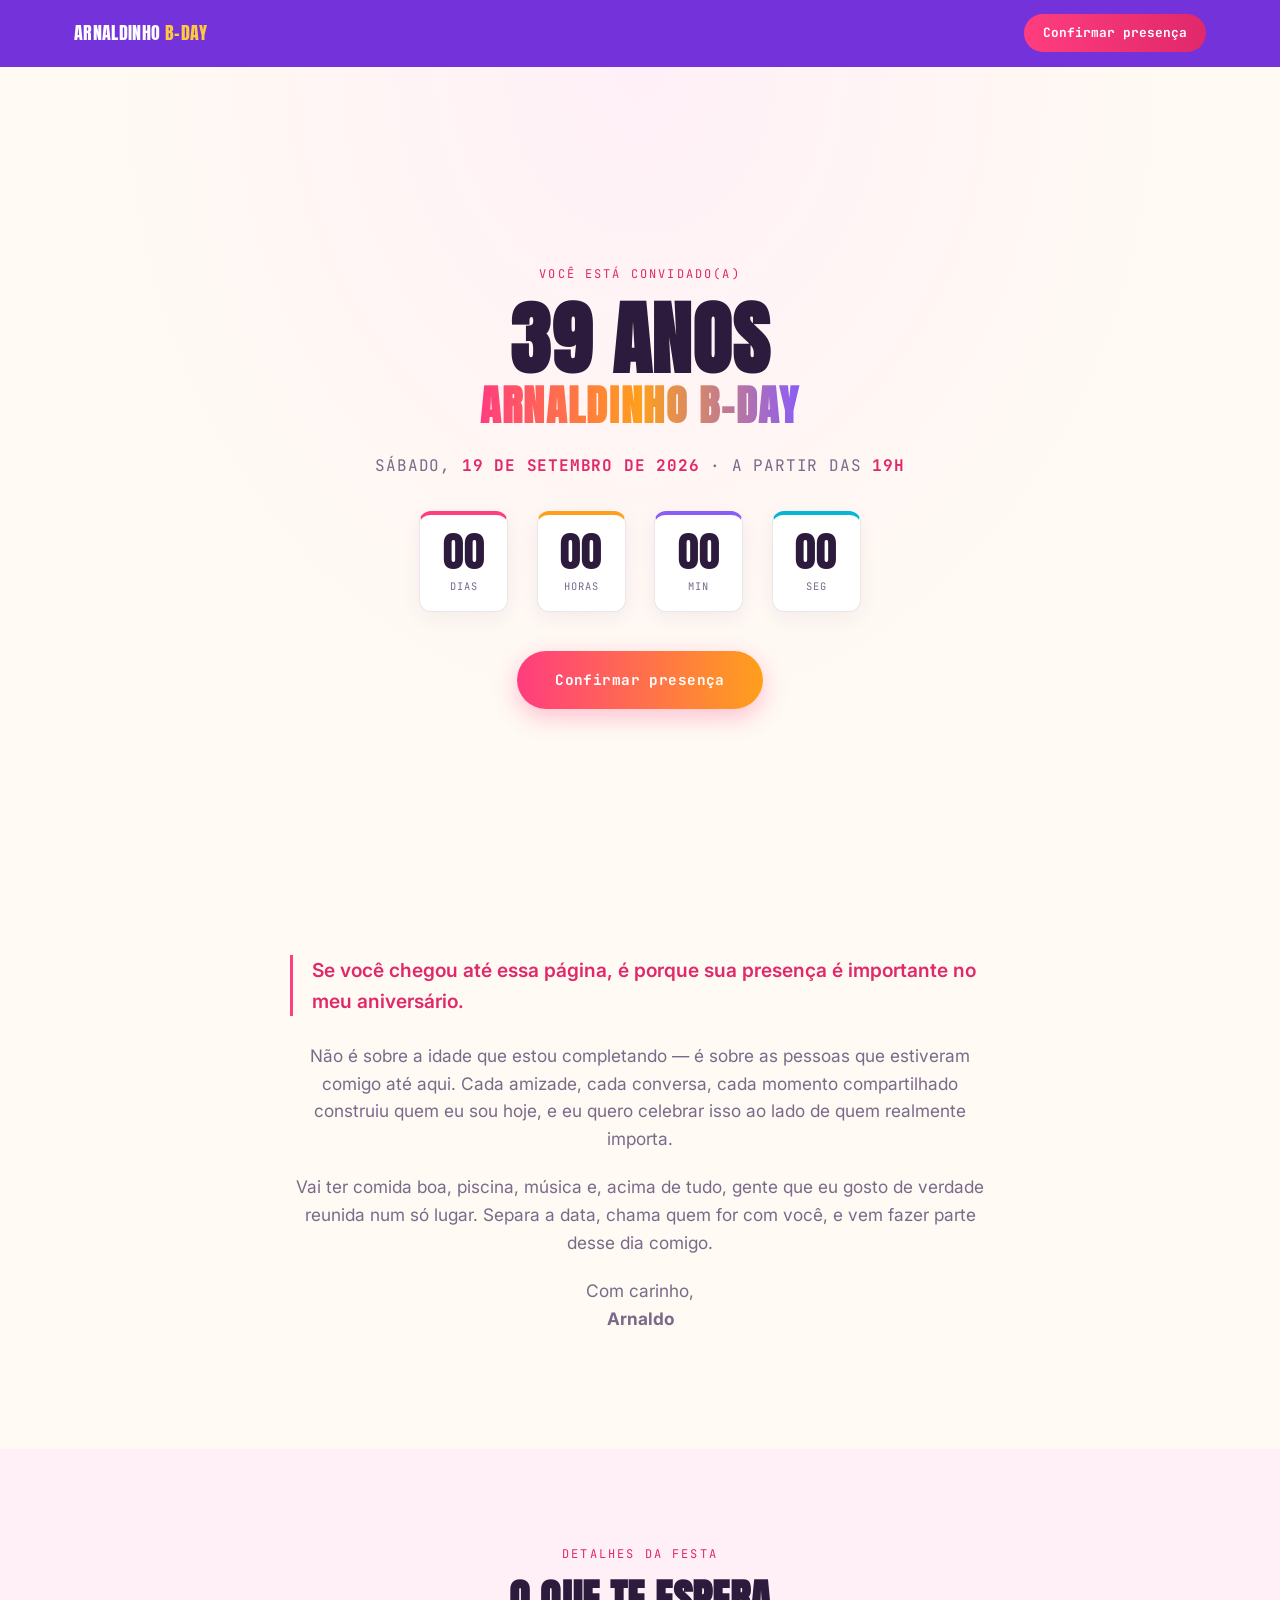
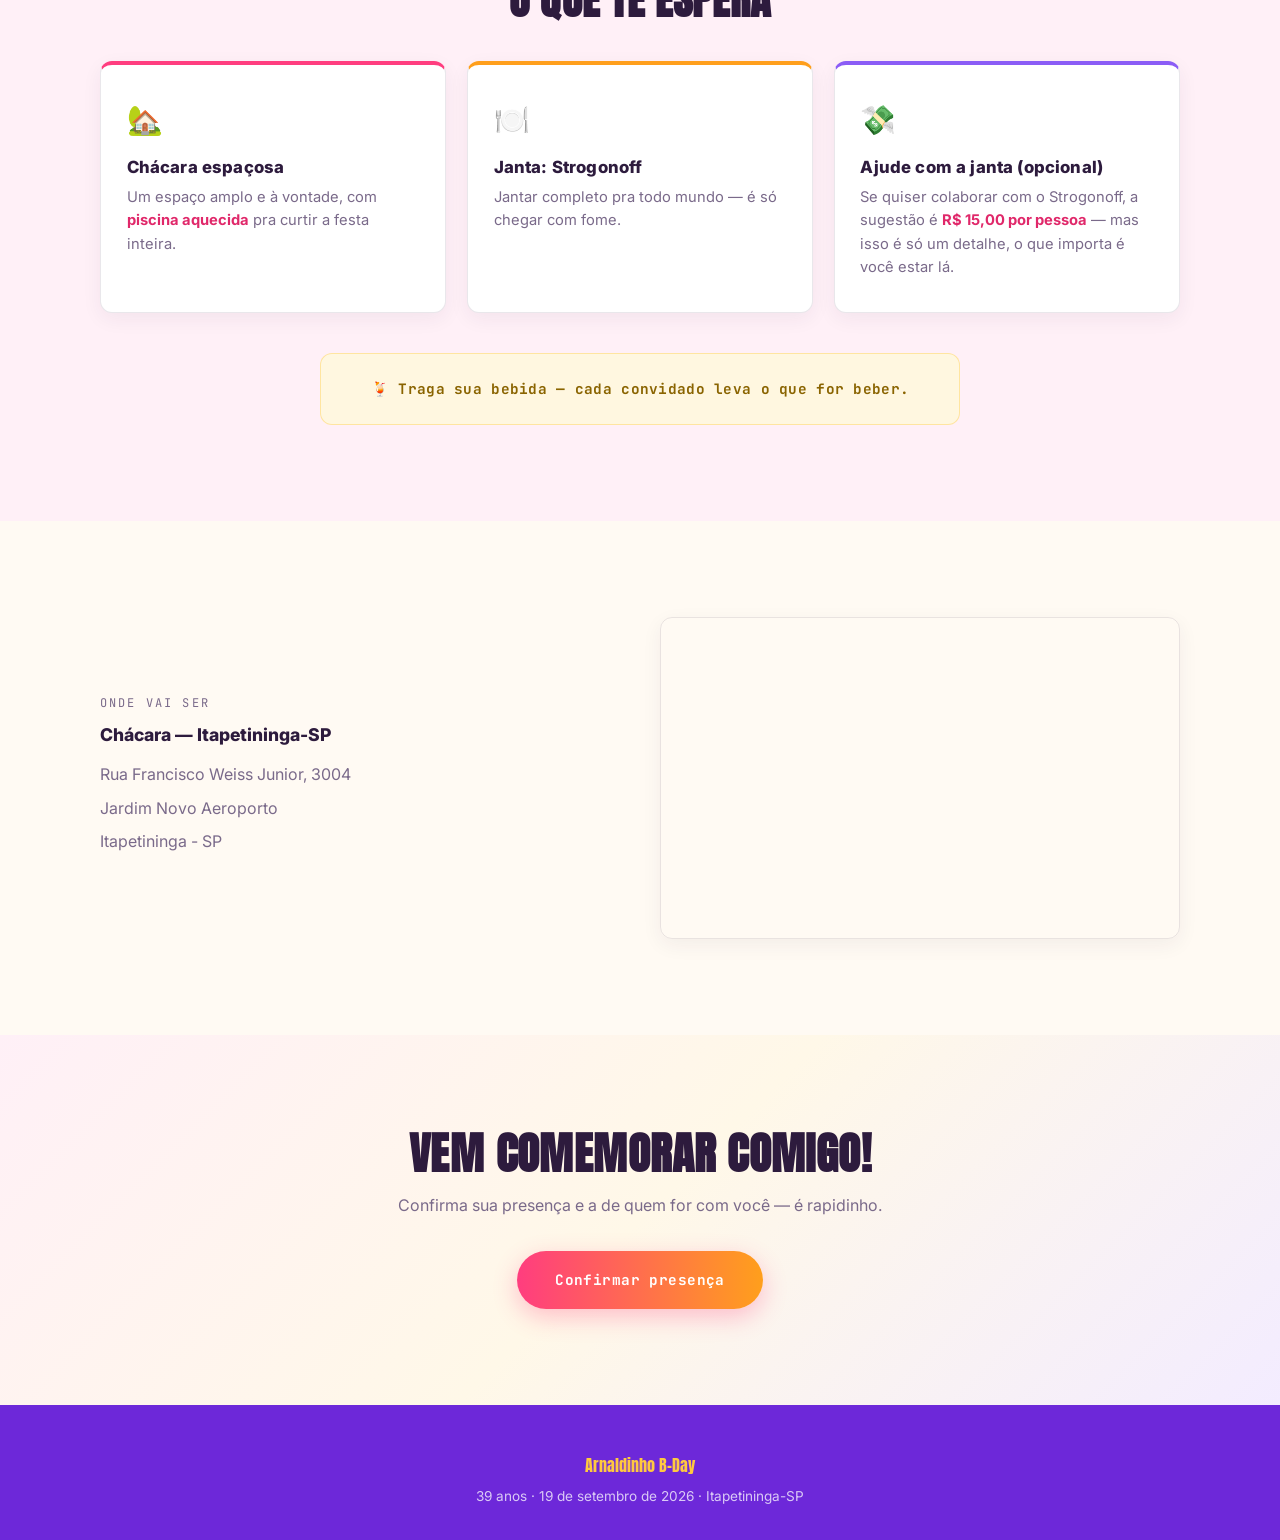
<file: index.html>
<!DOCTYPE html>
<html lang="pt-BR">
<head>
<meta charset="UTF-8">
<meta name="viewport" content="width=device-width, initial-scale=1.0">
<title>Arnaldinho B-Day — 39 Anos</title>
<meta name="description" content="Convite para os 39 anos do Arnaldo! Sábado, 19 de setembro de 2026, às 19h, numa chácara em Itapetininga-SP. Confirme sua presença.">

<link rel="icon" href="data:image/svg+xml,<svg xmlns=%22http://www.w3.org/2000/svg%22 viewBox=%220 0 100 100%22><text y=%22.9em%22 font-size=%2290%22>🎉</text></svg>">
<link rel="preconnect" href="https://fonts.googleapis.com">
<link rel="preconnect" href="https://fonts.gstatic.com" crossorigin>
<link href="https://fonts.googleapis.com/css2?family=Anton&family=Inter:wght@400;500;600;700;800&family=JetBrains+Mono:wght@400;500;700&display=swap" rel="stylesheet">
<link rel="stylesheet" href="style.css">
</head>
<body>

<header class="nav" id="nav">
  <div class="nav-inner">
    <div class="nav-brand">ARNALDINHO <b>B-DAY</b></div>
    <a href="confirmar.html" class="nav-cta">Confirmar presença</a>
  </div>
</header>

<main>

  <section class="hero" id="topo">
    <div class="hero-content">
      <p class="eyebrow">Você está convidado(a)</p>
      <h1>39 ANOS<span class="gradiente-texto">Arnaldinho B-Day</span></h1>
      <p class="hero-data">Sábado, <b>19 de setembro de 2026</b> &middot; a partir das <b>19h</b></p>

      <div class="countdown" id="countdown">
        <div class="bloco"><div class="num" id="cd-dias">00</div><div class="label">Dias</div></div>
        <div class="bloco"><div class="num" id="cd-horas">00</div><div class="label">Horas</div></div>
        <div class="bloco"><div class="num" id="cd-min">00</div><div class="label">Min</div></div>
        <div class="bloco"><div class="num" id="cd-seg">00</div><div class="label">Seg</div></div>
      </div>

      <a href="confirmar.html" class="btn btn-primary">Confirmar presença</a>
    </div>
  </section>

  <section class="section" id="convite">
    <div class="section-inner manifesto">
      <p class="destaque">Se você chegou até essa página, é porque sua presença é importante no meu aniversário.</p>
      <p>Não é sobre a idade que estou completando — é sobre as pessoas que estiveram comigo até aqui. Cada amizade, cada conversa, cada momento compartilhado construiu quem eu sou hoje, e eu quero celebrar isso ao lado de quem realmente importa.</p>
      <p>Vai ter comida boa, piscina, música e, acima de tudo, gente que eu gosto de verdade reunida num só lugar. Separa a data, chama quem for com você, e vem fazer parte desse dia comigo.</p>
      <p>Com carinho,<br><strong>Arnaldo</strong></p>
    </div>
  </section>

  <section class="section section-alt" id="detalhes">
    <div class="section-inner">
      <div class="section-head">
        <p class="eyebrow">Detalhes da festa</p>
        <h2>O que te espera</h2>
      </div>
      <div class="cards">
        <div class="card">
          <span class="icone">🏡</span>
          <h3>Chácara espaçosa</h3>
          <p>Um espaço amplo e à vontade, com <b>piscina aquecida</b> pra curtir a festa inteira.</p>
        </div>
        <div class="card">
          <span class="icone">🍽️</span>
          <h3>Janta: Strogonoff</h3>
          <p>Jantar completo pra todo mundo — é só chegar com fome.</p>
        </div>
        <div class="card">
          <span class="icone">💸</span>
          <h3>Ajude com a janta (opcional)</h3>
          <p>Se quiser colaborar com o Strogonoff, a sugestão é <b>R$ 15,00 por pessoa</b> — mas isso é só um detalhe, o que importa é você estar lá.</p>
        </div>
      </div>

      <div class="aviso-bebida">
        <span>🍹 Traga sua bebida — cada convidado leva o que for beber.</span>
      </div>
    </div>
  </section>

  <section class="section" id="localizacao">
    <div class="section-inner location-inner">
      <div class="endereco-box">
        <p class="eyebrow">Onde vai ser</p>
        <p class="end-titulo">Chácara &mdash; Itapetininga-SP</p>
        <p>Rua Francisco Weiss Junior, 3004</p>
        <p>Jardim Novo Aeroporto</p>
        <p>Itapetininga - SP</p>
      </div>
      <div class="map-wrap">
        <iframe
          title="Mapa da chácara"
          src="https://www.google.com/maps?q=Rua+Francisco+Weiss+Junior,+3004,+Jardim+Novo+Aeroporto,+Itapetininga-SP&output=embed"
          loading="lazy"
          referrerpolicy="no-referrer-when-downgrade">
        </iframe>
      </div>
    </div>
  </section>

  <section class="cta-final">
    <h2>Vem comemorar comigo!</h2>
    <p>Confirma sua presença e a de quem for com você — é rapidinho.</p>
    <a href="confirmar.html" class="btn btn-primary">Confirmar presença</a>
  </section>

</main>

<footer class="footer">
  <p class="footer-nome">Arnaldinho B-Day</p>
  <p>39 anos &middot; 19 de setembro de 2026 &middot; Itapetininga-SP</p>
</footer>

<script src="script.js"></script>
</body>
</html>
</file>
<file: style.css>
/* ===== Tokens ===== */
:root{
  --bg:#fffaf3;
  --bg-alt:#fff0f7;
  --surface:#ffffff;
  --line: rgba(45,27,61,0.1);
  --text:#2d1b3d;
  --text-dim:#7a6a8a;
  --pink:#ff3d7f;
  --pink-deep:#e0286a;
  --orange:#ff9f1c;
  --purple:#8b5cf6;
  --purple-deep:#6d28d9;
  --teal:#06b6d4;
  --yellow:#ffc93f;
  --display: "Anton", Impact, sans-serif;
  --body: "Inter", -apple-system, sans-serif;
  --mono: "JetBrains Mono", monospace;
}

*{box-sizing:border-box; margin:0; padding:0;}
html{scroll-behavior:smooth;}
body{
  background:var(--bg);
  color:var(--text);
  font-family:var(--body);
  line-height:1.6;
  overflow-x:hidden;
}
img{max-width:100%; display:block;}
a{color:inherit; text-decoration:none;}

.eyebrow{
  font-family:var(--mono);
  font-size:.75rem;
  letter-spacing:.18em;
  text-transform:uppercase;
  color:var(--pink-deep);
  margin-bottom:.9rem;
}

h1,h2,h3{
  font-family:var(--display);
  text-transform:uppercase;
  letter-spacing:.01em;
  line-height:1.02;
}

.gradiente-texto{
  background:linear-gradient(90deg, var(--pink) 0%, var(--orange) 50%, var(--purple) 100%);
  -webkit-background-clip:text; background-clip:text; color:transparent;
}

/* ===== Nav ===== */
.nav{
  position:sticky; top:0; z-index:50;
  background:rgba(109,40,217,0.95);
  backdrop-filter:blur(10px);
}
.nav-inner{
  max-width:1180px; margin:0 auto; padding:.9rem 1.5rem;
  display:flex; align-items:center; justify-content:space-between;
}
.nav-brand{font-family:var(--display); font-size:1.1rem; color:#fff; letter-spacing:.02em;}
.nav-brand b{color:var(--yellow); font-weight:400;}
.nav-cta{
  font-family:var(--mono); font-size:.8rem;
  color:#fff; background:linear-gradient(90deg, var(--pink), var(--pink-deep));
  padding:.55rem 1.2rem; border-radius:999px; font-weight:700;
}
.nav-cta:hover{filter:brightness(1.1); transform:translateY(-1px);}

/* ===== Hero ===== */
.hero{
  position:relative;
  min-height:88vh;
  display:flex; flex-direction:column; align-items:center; justify-content:center;
  text-align:center;
  padding:6rem 1.5rem 3rem;
  overflow:hidden;
  background:radial-gradient(ellipse at 50% 0%, #fff0f7 0%, var(--bg) 60%);
}
.hero-content{position:relative; z-index:2; max-width:760px; display:flex; flex-direction:column; align-items:center;}
.hero h1{font-size:clamp(2.6rem, 8vw, 5rem); margin-bottom:.4rem; color:var(--text);}
.hero h1 span{
  display:block;
  font-size:clamp(1.6rem, 4vw, 2.6rem);
  letter-spacing:.04em;
  margin-top:.3rem;
}
.hero-data{
  font-family:var(--mono); font-size:1rem; letter-spacing:.05em;
  color:var(--text-dim); margin:1.2rem 0 2rem;
  text-transform:uppercase;
}
.hero-data b{color:var(--pink-deep);}

.countdown{
  display:flex; gap:clamp(.8rem,3vw,1.8rem);
  margin-bottom:2.4rem;
}
.countdown .bloco{
  background:var(--surface); border:1px solid var(--line); border-radius:12px;
  padding:1rem clamp(.8rem,2.5vw,1.4rem);
  min-width:72px;
  box-shadow:0 6px 20px rgba(45,27,61,0.06);
  border-top:4px solid var(--pink);
}
.countdown .bloco:nth-child(2){border-top-color:var(--orange);}
.countdown .bloco:nth-child(3){border-top-color:var(--purple);}
.countdown .bloco:nth-child(4){border-top-color:var(--teal);}
.countdown .num{
  font-family:var(--display); font-size:clamp(1.8rem,5vw,2.6rem); color:var(--text);
  line-height:1;
}
.countdown .label{
  font-family:var(--mono); font-size:.65rem; letter-spacing:.1em; text-transform:uppercase;
  color:var(--text-dim); margin-top:.4rem;
}

.btn{
  font-family:var(--mono); font-size:.9rem; letter-spacing:.03em;
  padding:1.1rem 2.4rem; border-radius:999px; transition:all .2s ease; display:inline-block;
  font-weight:700;
}
.btn-primary{background:linear-gradient(90deg, var(--pink), var(--orange)); color:#fff; box-shadow:0 8px 24px rgba(255,61,127,0.3);}
.btn-primary:hover{filter:brightness(1.05); transform:translateY(-2px);}
.btn-ghost{border:1px solid var(--line); color:var(--text);}
.btn-ghost:hover{border-color:var(--pink); color:var(--pink-deep);}

/* ===== Sections ===== */
.section{padding:6rem 1.5rem;}
.section-alt{background:var(--bg-alt);}
.section-inner{max-width:1080px; margin:0 auto;}
.section-head{margin-bottom:2.5rem; text-align:center;}
.section-head h2{font-size:clamp(1.8rem,4vw,2.6rem); color:var(--text);}

/* ===== Manifesto ===== */
.manifesto{max-width:700px; margin:0 auto; text-align:center;}
.manifesto p{color:var(--text-dim); margin-bottom:1.3rem; font-size:1.08rem;}
.manifesto .destaque{
  color:var(--pink-deep); font-weight:600; font-size:1.2rem;
  border-left:3px solid var(--pink); padding-left:1.2rem; text-align:left;
  margin-bottom:1.6rem;
}

/* ===== Cards de detalhes ===== */
.cards{display:grid; grid-template-columns:repeat(3,1fr); gap:1.3rem;}
.card{
  background:var(--surface);
  border:1px solid var(--line);
  border-top:4px solid var(--pink);
  border-radius:12px;
  padding:2rem 1.6rem;
  box-shadow:0 6px 20px rgba(45,27,61,0.06);
  transition:transform .25s ease;
}
.card:nth-child(2){border-top-color:var(--orange);}
.card:nth-child(3){border-top-color:var(--purple);}
.card:hover{transform:translateY(-4px);}
.card .icone{font-size:1.8rem; margin-bottom:1rem; display:block;}
.card h3{font-size:1.05rem; margin-bottom:.6rem; color:var(--text); text-transform:none; font-family:var(--body); font-weight:800;}
.card p{font-size:.92rem; color:var(--text-dim); margin:0;}
.card p b{color:var(--pink-deep);}

.aviso-bebida{
  max-width:640px; margin:2.5rem auto 0;
  background:#fff7e0; border:1px solid rgba(255,201,63,0.4);
  border-radius:12px; padding:1.4rem 1.8rem; text-align:center;
}
.aviso-bebida span{font-family:var(--mono); font-size:.9rem; color:#8a6400; letter-spacing:.02em; font-weight:700;}

/* ===== Localização ===== */
.location-inner{display:grid; grid-template-columns:1fr 1fr; gap:2.5rem; align-items:center;}
.map-wrap{border:1px solid var(--line); border-radius:12px; overflow:hidden; box-shadow:0 6px 20px rgba(45,27,61,0.06);}
.map-wrap iframe{width:100%; height:320px; border:0; display:block;}
.endereco-box p{color:var(--text-dim); margin-bottom:.5rem;}
.endereco-box .end-titulo{color:var(--text); font-weight:800; font-size:1.1rem; margin-bottom:.8rem;}

/* ===== CTA final ===== */
.cta-final{text-align:center; padding:6rem 1.5rem; background:linear-gradient(135deg, #fff0f7 0%, #fff8e8 50%, #f3ecff 100%);}
.cta-final h2{font-size:clamp(1.8rem,5vw,2.8rem); margin-bottom:1rem; color:var(--text);}
.cta-final p{color:var(--text-dim); margin-bottom:2rem;}

/* ===== Footer ===== */
.footer{padding:3rem 1.5rem 2rem; background:var(--purple-deep); color:rgba(255,255,255,0.75); text-align:center;}
.footer p{font-size:.85rem;}
.footer .footer-nome{font-family:var(--display); color:var(--yellow); font-size:1rem; margin-bottom:.5rem;}

/* ===== Formulário de confirmação ===== */
.form-section{padding:8rem 1.5rem 6rem; min-height:100vh; background:var(--bg-alt);}
.form-card{
  max-width:560px; margin:0 auto;
  background:var(--surface); border:1px solid var(--line); border-radius:16px;
  padding:2.4rem 2rem;
  box-shadow:0 10px 32px rgba(45,27,61,0.08);
  border-top:5px solid var(--pink);
}
.form-card h1{font-size:1.6rem; color:var(--text); margin-bottom:.4rem;}
.form-card .sub{color:var(--text-dim); font-size:.92rem; margin-bottom:2rem;}

label{display:block; font-size:.85rem; font-weight:700; margin-bottom:.4rem; margin-top:1.2rem; color:var(--text-dim);}
label:first-of-type{margin-top:0;}
input[type="text"], input[type="email"], input[type="password"]{
  width:100%; padding:.85rem 1rem; border:1px solid var(--line); border-radius:8px;
  font-size:1rem; font-family:inherit; background:var(--bg); color:var(--text);
}
input:focus{outline:none; border-color:var(--pink);}
input::placeholder{color:#b3a6c2;}

.form-section-title{
  font-family:var(--mono); font-size:.72rem; letter-spacing:.1em; text-transform:uppercase;
  color:var(--pink-deep); margin-top:2rem; padding-top:1.4rem; border-top:1px solid var(--line);
}
.form-section-title:first-of-type{margin-top:0; padding-top:0; border-top:none;}

.acompanhante-row{
  display:flex; align-items:center; gap:.8rem; margin-top:.8rem;
}
.acompanhante-row input[type="text"]{flex:1;}
.acompanhante-check{
  display:flex; align-items:center; gap:.4rem; white-space:nowrap;
  font-size:.75rem; color:var(--text-dim); font-family:var(--mono);
}
.acompanhante-check input{width:16px; height:16px; accent-color:var(--pink);}

.resumo-valor{
  margin-top:1.6rem; padding:1rem 1.2rem;
  background:#fff0f7; border:1px solid var(--line); border-radius:10px;
  display:flex; justify-content:space-between; align-items:center;
  font-family:var(--mono);
}
.resumo-valor .label{color:var(--text-dim); font-size:.85rem;}
.resumo-valor .valor{color:var(--pink-deep); font-size:1.3rem; font-weight:700;}

.btn-full{width:100%; text-align:center; border:none; cursor:pointer; margin-top:1.6rem;}
.btn-full:disabled{background:#ddd3e6; color:#a595b3;}

.msg{margin-top:1rem; padding:.85rem 1.1rem; border-radius:8px; font-size:.88rem; font-weight:600; display:none;}
.msg.show{display:block;}
.msg.error{background:#ffe3ec; color:#c8195f;}
.msg.success{background:#e2f8e8; color:#1a7a34;}
.msg.info{background:#fff0f7; color:var(--pink-deep);}

.pagamento-box{margin-top:2rem; text-align:center;}
.pagamento-box h3{font-size:1.1rem; color:var(--text); margin-bottom:1rem;}
.pagamento-box p{color:var(--text-dim); font-size:.9rem; margin-bottom:.8rem;}
.qr-code{width:220px; height:220px; margin:0 auto 1rem; border:1px solid var(--line); border-radius:12px; background:#fff; padding:8px;}
.pix-codigo{
  display:flex; flex-direction:column; gap:.6rem; align-items:center;
  background:var(--bg); border:1px solid var(--line); border-radius:8px; padding:1rem;
  margin:1rem 0;
}
.pix-codigo code{font-family:var(--mono); font-size:.68rem; word-break:break-all; color:var(--text-dim);}
.pago-ok{font-size:1.2rem; font-weight:700; color:var(--pink-deep);}

/* ===== Responsive ===== */
@media (max-width:860px){
  .cards{grid-template-columns:1fr;}
  .location-inner{grid-template-columns:1fr;}
  .countdown{gap:.6rem;}
  .countdown .bloco{min-width:60px; padding:.8rem .6rem;}
}

@media (prefers-reduced-motion: reduce){
  html{scroll-behavior:auto;}
  *{transition:none !important; animation:none !important;}
}
</file>
